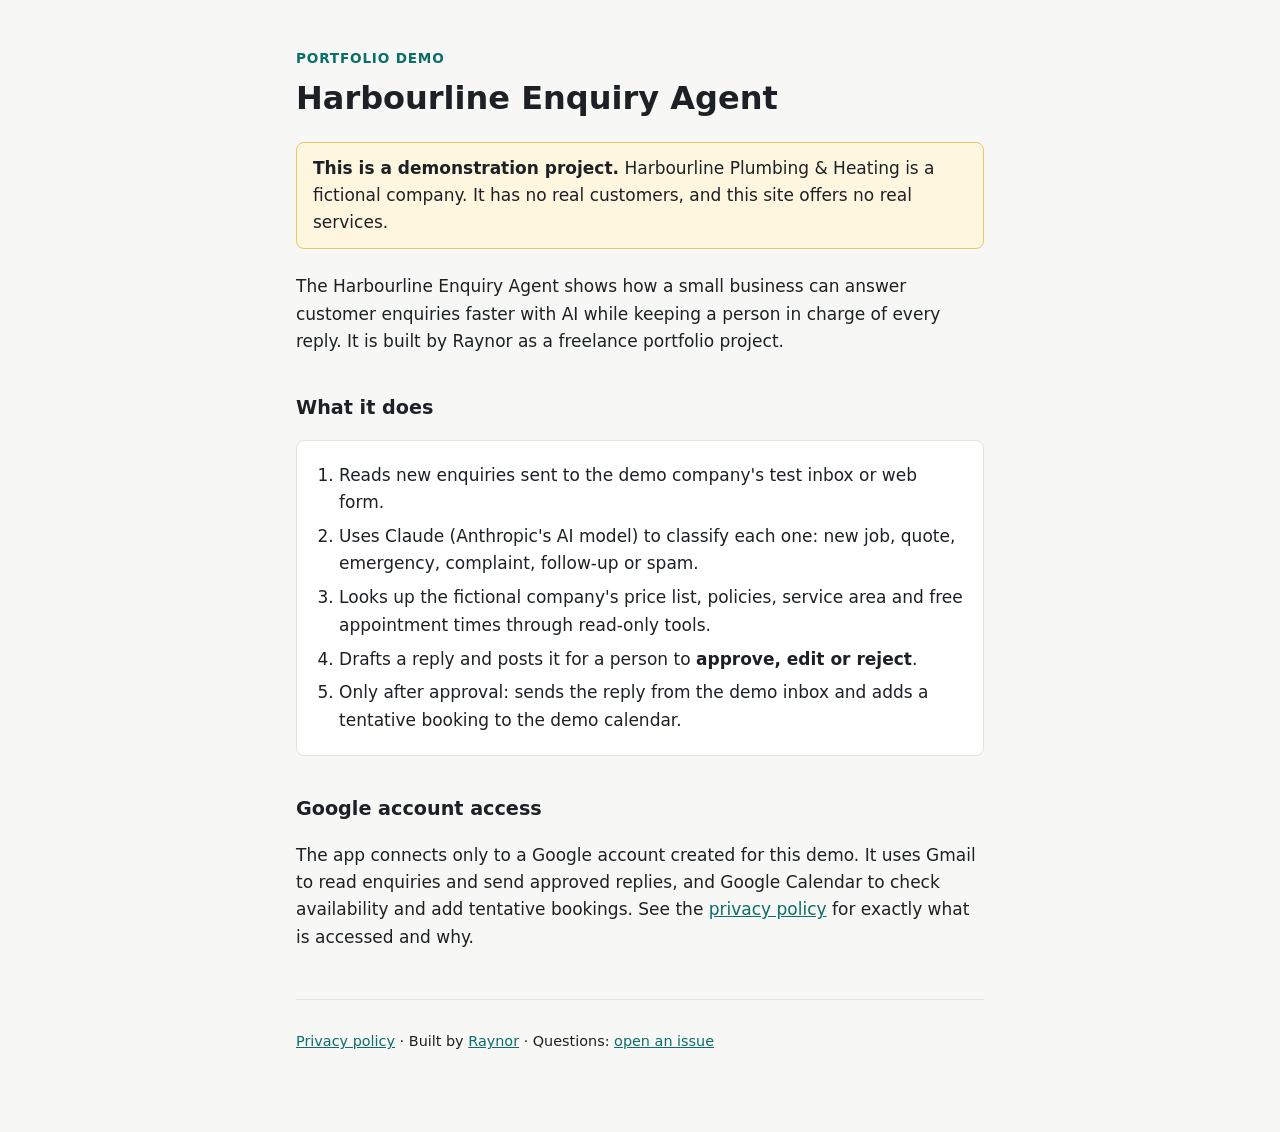
<file: index.html>
<!doctype html>
<html lang="en-GB">
<head>
  <meta charset="utf-8">
  <meta name="viewport" content="width=device-width, initial-scale=1">
  <title>Harbourline Enquiry Agent</title>
  <meta name="description" content="A portfolio demo: an AI agent that drafts replies to customer enquiries for a fictional plumbing firm, with a person approving every reply.">
  <link rel="stylesheet" href="assets/style.css">
</head>
<body>
<main>
  <header>
    <p class="eyebrow">Portfolio demo</p>
    <h1>Harbourline Enquiry Agent</h1>
  </header>

  <p class="notice"><strong>This is a demonstration project.</strong> Harbourline Plumbing &amp; Heating is a fictional company. It has no real customers, and this site offers no real services.</p>

  <p>The Harbourline Enquiry Agent shows how a small business can answer customer enquiries faster with AI while keeping a person in charge of every reply. It is built by Raynor as a freelance portfolio project.</p>

  <h2>What it does</h2>
  <div class="card">
    <ol class="flow">
      <li>Reads new enquiries sent to the demo company's test inbox or web form.</li>
      <li>Uses Claude (Anthropic's AI model) to classify each one: new job, quote, emergency, complaint, follow-up or spam.</li>
      <li>Looks up the fictional company's price list, policies, service area and free appointment times through read-only tools.</li>
      <li>Drafts a reply and posts it for a person to <strong>approve, edit or reject</strong>.</li>
      <li>Only after approval: sends the reply from the demo inbox and adds a tentative booking to the demo calendar.</li>
    </ol>
  </div>

  <h2>Google account access</h2>
  <p>The app connects only to a Google account created for this demo. It uses Gmail to read enquiries and send approved replies, and Google Calendar to check availability and add tentative bookings. See the <a href="privacy.html">privacy policy</a> for exactly what is accessed and why.</p>

  <footer class="muted">
    <p><a href="privacy.html">Privacy policy</a> · Built by <a href="https://github.com/Raynor1511">Raynor</a> · Questions: <a href="https://github.com/Raynor1511/harbourline-demo/issues">open an issue</a></p>
  </footer>
</main>
</body>
</html>
</file>
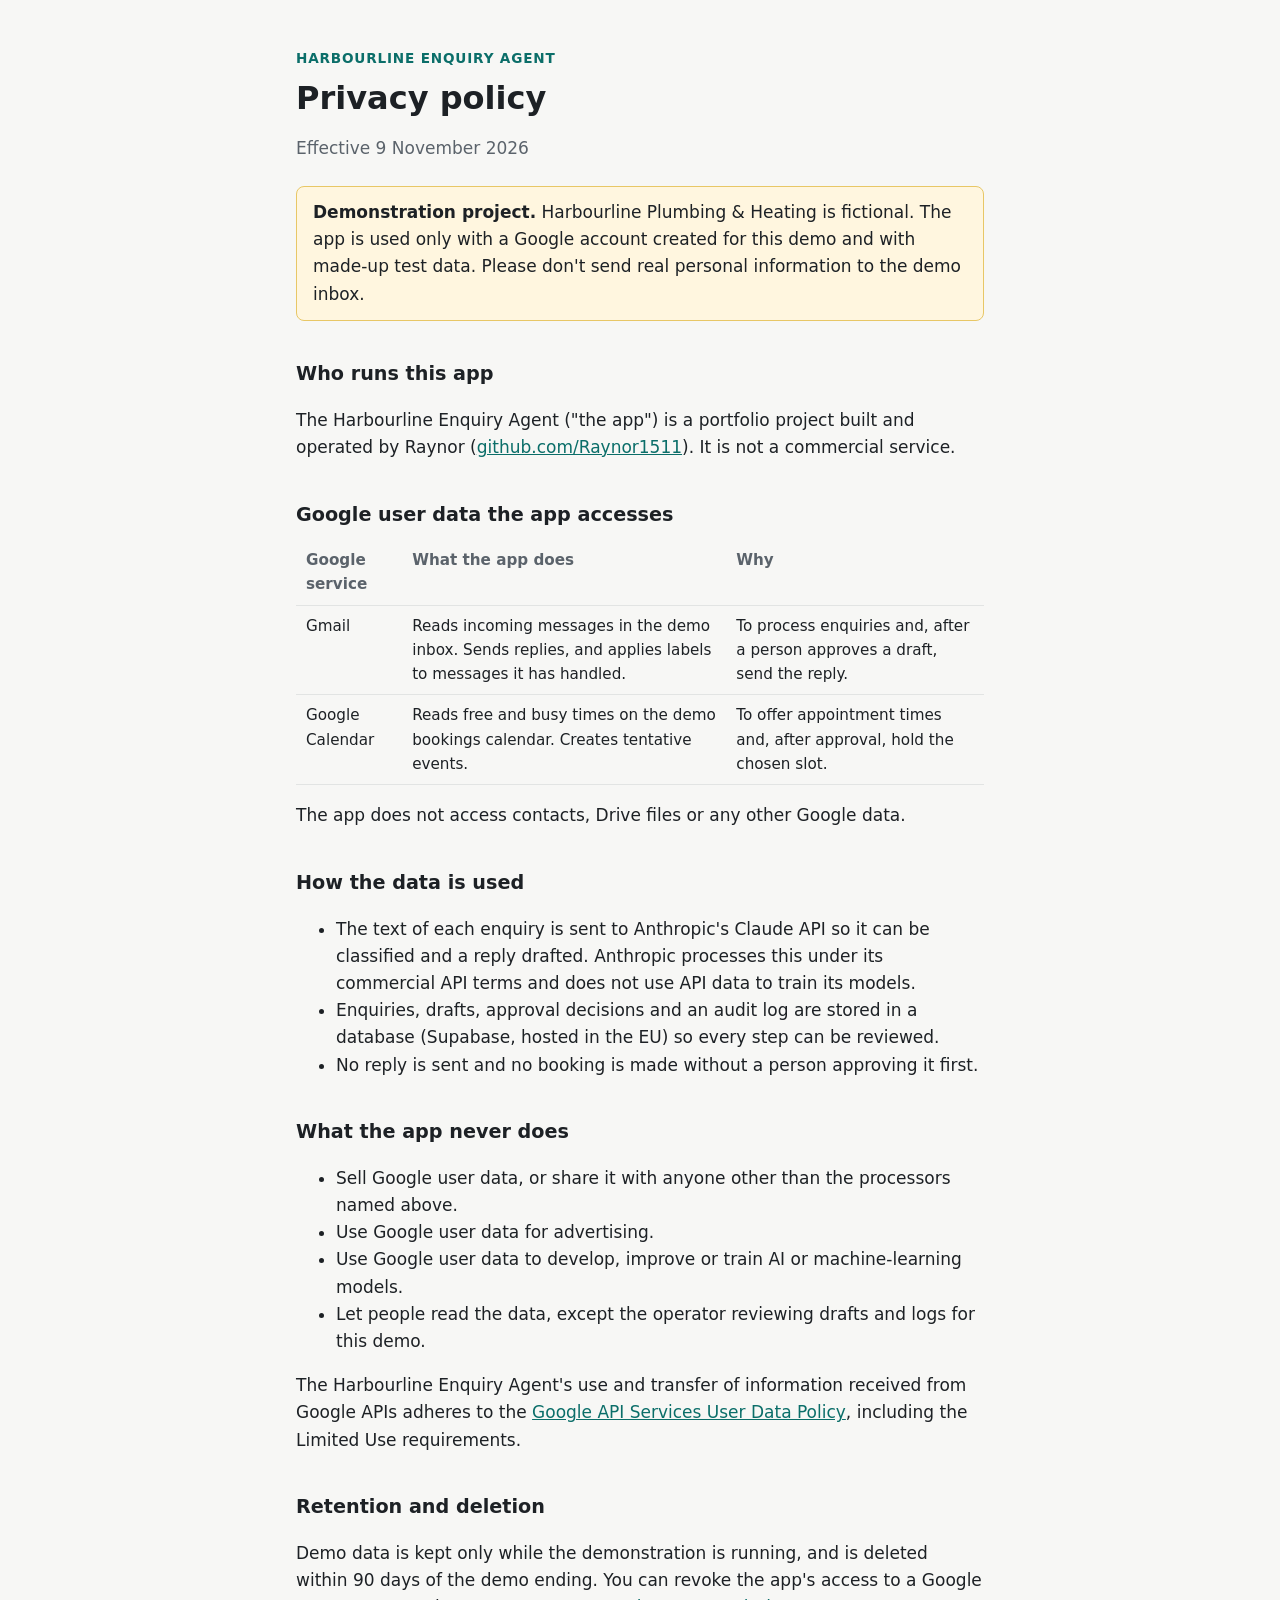
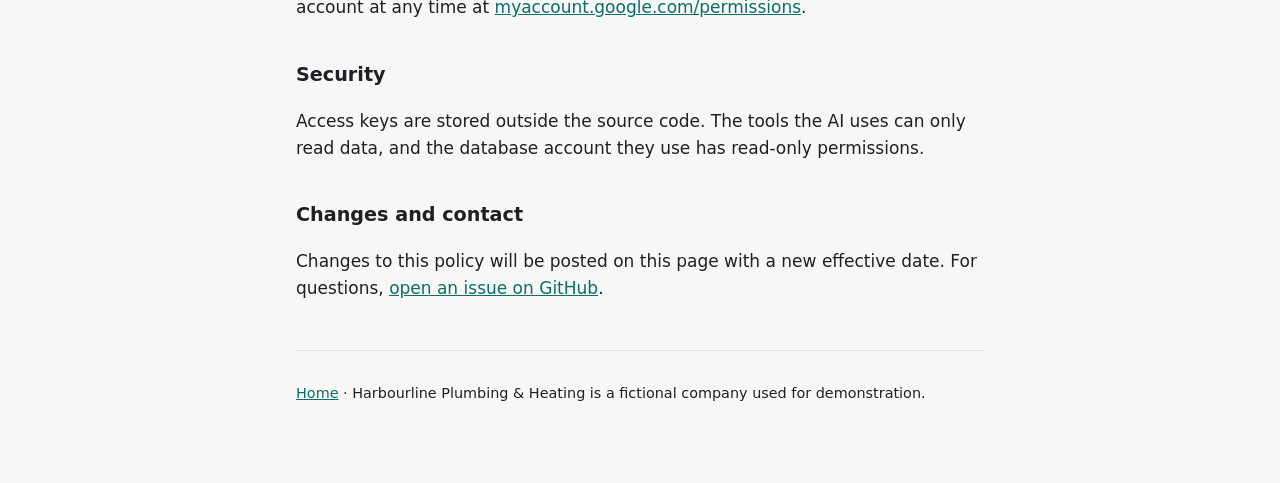
<file: privacy.html>
<!doctype html>
<html lang="en-GB">
<head>
  <meta charset="utf-8">
  <meta name="viewport" content="width=device-width, initial-scale=1">
  <title>Privacy Policy · Harbourline Enquiry Agent</title>
  <meta name="description" content="Privacy policy for the Harbourline Enquiry Agent portfolio demo.">
  <link rel="stylesheet" href="assets/style.css">
</head>
<body>
<main>
  <header>
    <p class="eyebrow">Harbourline Enquiry Agent</p>
    <h1>Privacy policy</h1>
    <p class="muted">Effective 9 November 2026</p>
  </header>

  <p class="notice"><strong>Demonstration project.</strong> Harbourline Plumbing &amp; Heating is fictional. The app is used only with a Google account created for this demo and with made-up test data. Please don't send real personal information to the demo inbox.</p>

  <h2>Who runs this app</h2>
  <p>The Harbourline Enquiry Agent ("the app") is a portfolio project built and operated by Raynor (<a href="https://github.com/Raynor1511">github.com/Raynor1511</a>). It is not a commercial service.</p>

  <h2>Google user data the app accesses</h2>
  <div class="table-wrap">
    <table>
      <thead><tr><th>Google service</th><th>What the app does</th><th>Why</th></tr></thead>
      <tbody>
        <tr><td>Gmail</td><td>Reads incoming messages in the demo inbox. Sends replies, and applies labels to messages it has handled.</td><td>To process enquiries and, after a person approves a draft, send the reply.</td></tr>
        <tr><td>Google Calendar</td><td>Reads free and busy times on the demo bookings calendar. Creates tentative events.</td><td>To offer appointment times and, after approval, hold the chosen slot.</td></tr>
      </tbody>
    </table>
  </div>
  <p>The app does not access contacts, Drive files or any other Google data.</p>

  <h2>How the data is used</h2>
  <ul>
    <li>The text of each enquiry is sent to Anthropic's Claude API so it can be classified and a reply drafted. Anthropic processes this under its commercial API terms and does not use API data to train its models.</li>
    <li>Enquiries, drafts, approval decisions and an audit log are stored in a database (Supabase, hosted in the EU) so every step can be reviewed.</li>
    <li>No reply is sent and no booking is made without a person approving it first.</li>
  </ul>

  <h2>What the app never does</h2>
  <ul>
    <li>Sell Google user data, or share it with anyone other than the processors named above.</li>
    <li>Use Google user data for advertising.</li>
    <li>Use Google user data to develop, improve or train AI or machine-learning models.</li>
    <li>Let people read the data, except the operator reviewing drafts and logs for this demo.</li>
  </ul>
  <p>The Harbourline Enquiry Agent's use and transfer of information received from Google APIs adheres to the <a href="https://developers.google.com/terms/api-services-user-data-policy">Google API Services User Data Policy</a>, including the Limited Use requirements.</p>

  <h2>Retention and deletion</h2>
  <p>Demo data is kept only while the demonstration is running, and is deleted within 90 days of the demo ending. You can revoke the app's access to a Google account at any time at <a href="https://myaccount.google.com/permissions">myaccount.google.com/permissions</a>.</p>

  <h2>Security</h2>
  <p>Access keys are stored outside the source code. The tools the AI uses can only read data, and the database account they use has read-only permissions.</p>

  <h2>Changes and contact</h2>
  <p>Changes to this policy will be posted on this page with a new effective date. For questions, <a href="https://github.com/Raynor1511/harbourline-demo/issues">open an issue on GitHub</a>.</p>

  <footer class="muted">
    <p><a href="index.html">Home</a> · Harbourline Plumbing &amp; Heating is a fictional company used for demonstration.</p>
  </footer>
</main>
</body>
</html>
</file>
<file: assets/style.css>
:root {
  --bg: #f7f7f5;
  --surface: #ffffff;
  --text: #1d2125;
  --muted: #5b636b;
  --accent: #0b6e69;
  --border: #e2e4e3;
  --notice-bg: #fff6df;
  --notice-border: #e8c766;
}
@media (prefers-color-scheme: dark) {
  :root {
    --bg: #14181b;
    --surface: #1c2125;
    --text: #e6e9eb;
    --muted: #a0a8ae;
    --accent: #5cc8bf;
    --border: #2e353a;
    --notice-bg: #2d2714;
    --notice-border: #7a6526;
  }
}
* { box-sizing: border-box; }
body {
  margin: 0;
  background: var(--bg);
  color: var(--text);
  font: 17px/1.6 system-ui, -apple-system, "Segoe UI", Roboto, sans-serif;
}
main {
  max-width: 720px;
  margin: 0 auto;
  padding: 48px 16px 64px;
}
header .eyebrow {
  margin: 0;
  color: var(--accent);
  font-size: 0.85rem;
  font-weight: 600;
  letter-spacing: 0.06em;
  text-transform: uppercase;
}
h1 { font-size: 2rem; line-height: 1.25; margin: 0.25em 0 0.5em; }
h2 { font-size: 1.2rem; margin: 2em 0 0.5em; }
p, li { color: var(--text); }
.muted { color: var(--muted); }
a { color: var(--accent); }
.notice {
  background: var(--notice-bg);
  border: 1px solid var(--notice-border);
  border-radius: 8px;
  padding: 12px 16px;
  margin: 24px 0;
}
.card {
  background: var(--surface);
  border: 1px solid var(--border);
  border-radius: 8px;
  padding: 4px 20px;
  margin: 16px 0;
}
ol.flow { padding-left: 1.3em; }
ol.flow li { margin: 0.4em 0; }
table { border-collapse: collapse; width: 100%; font-size: 0.95rem; }
th, td { text-align: left; vertical-align: top; padding: 8px 10px; border-bottom: 1px solid var(--border); }
th { color: var(--muted); font-weight: 600; }
.table-wrap { overflow-x: auto; }
footer { margin-top: 48px; padding-top: 16px; border-top: 1px solid var(--border); font-size: 0.9rem; }
</file>
